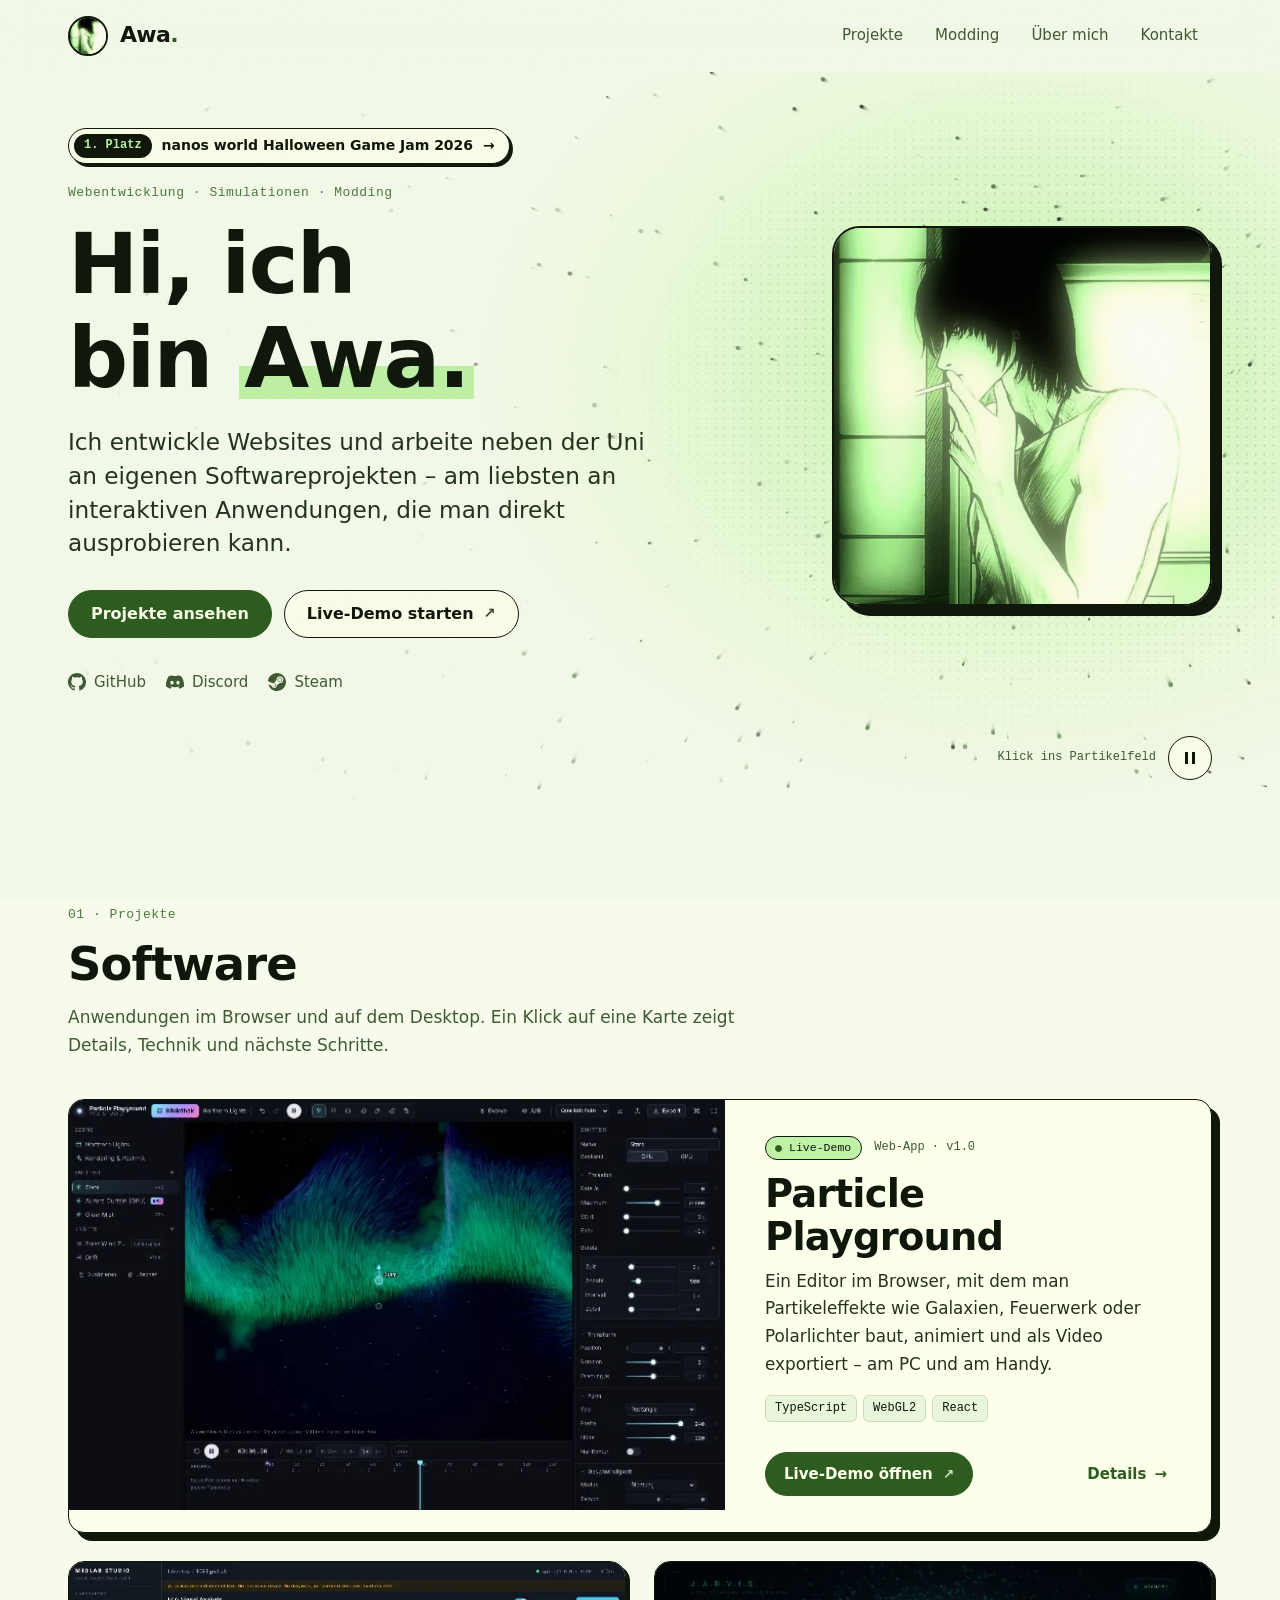
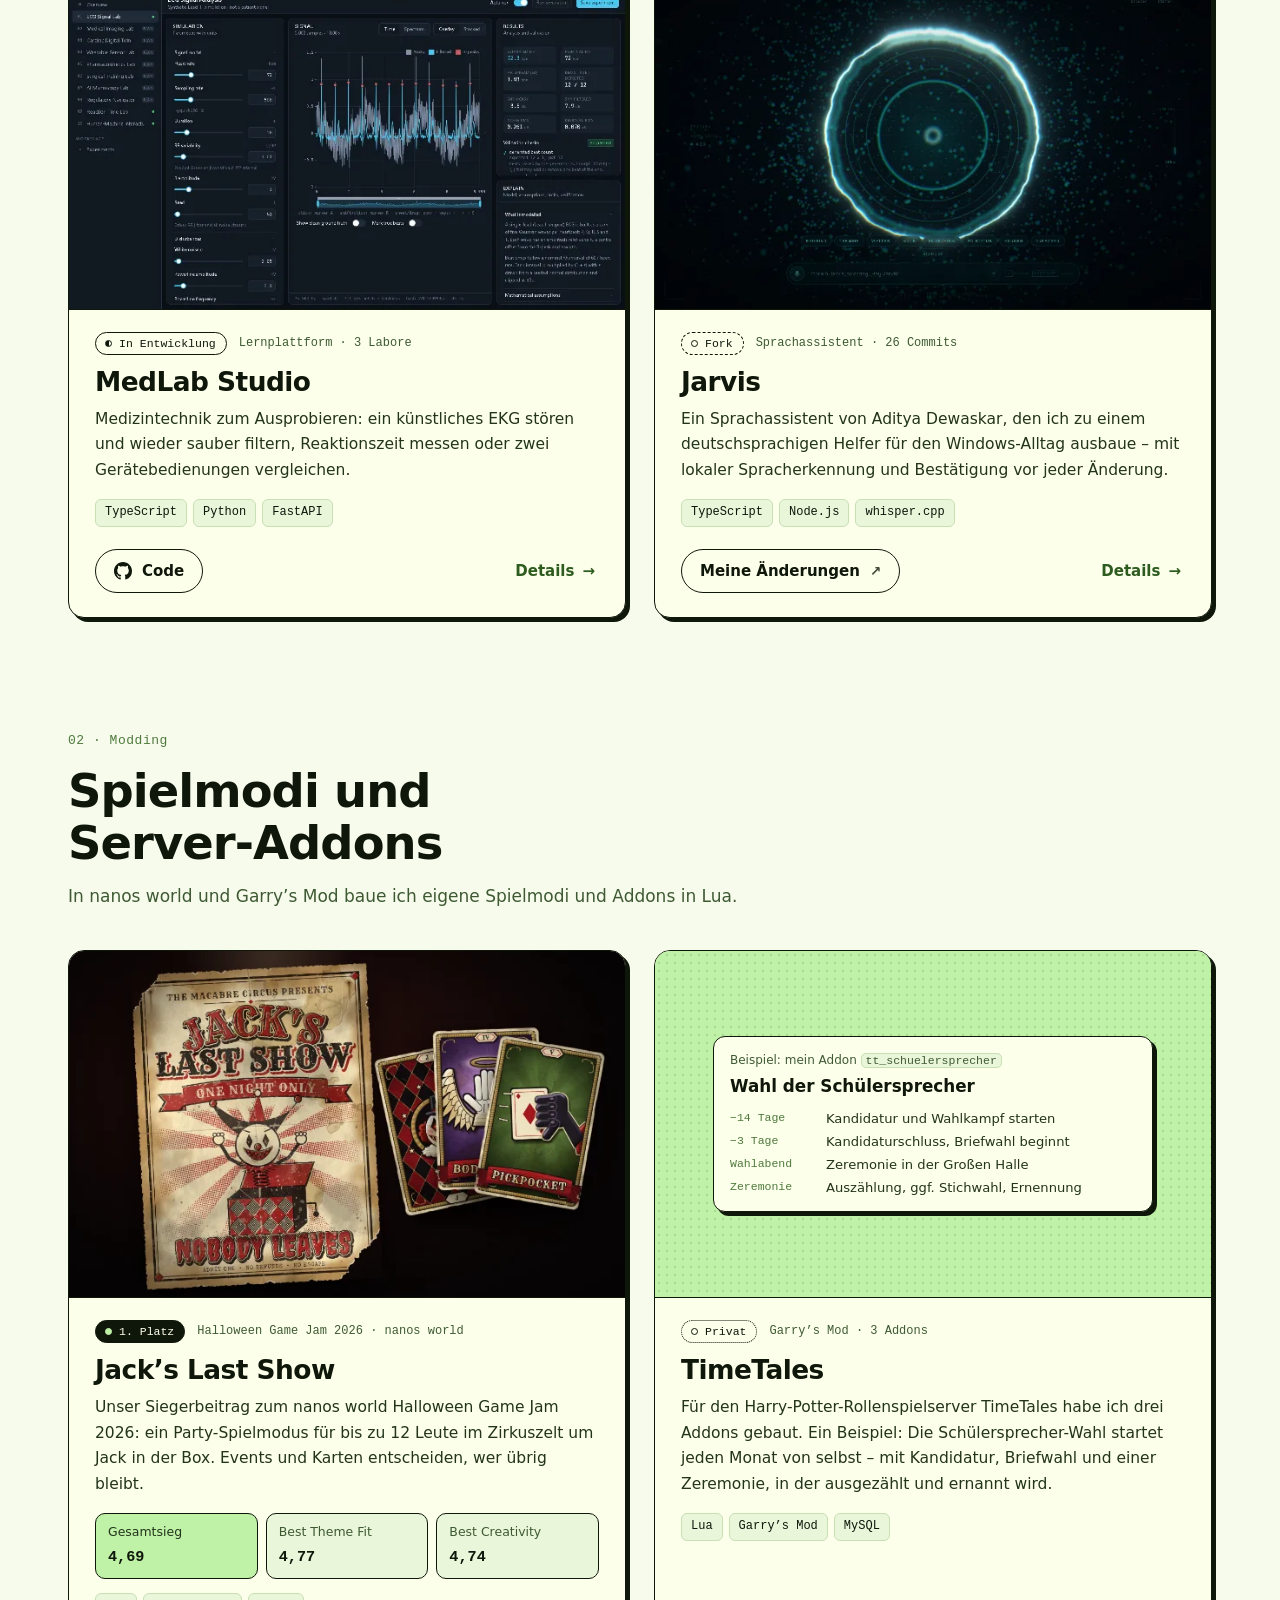
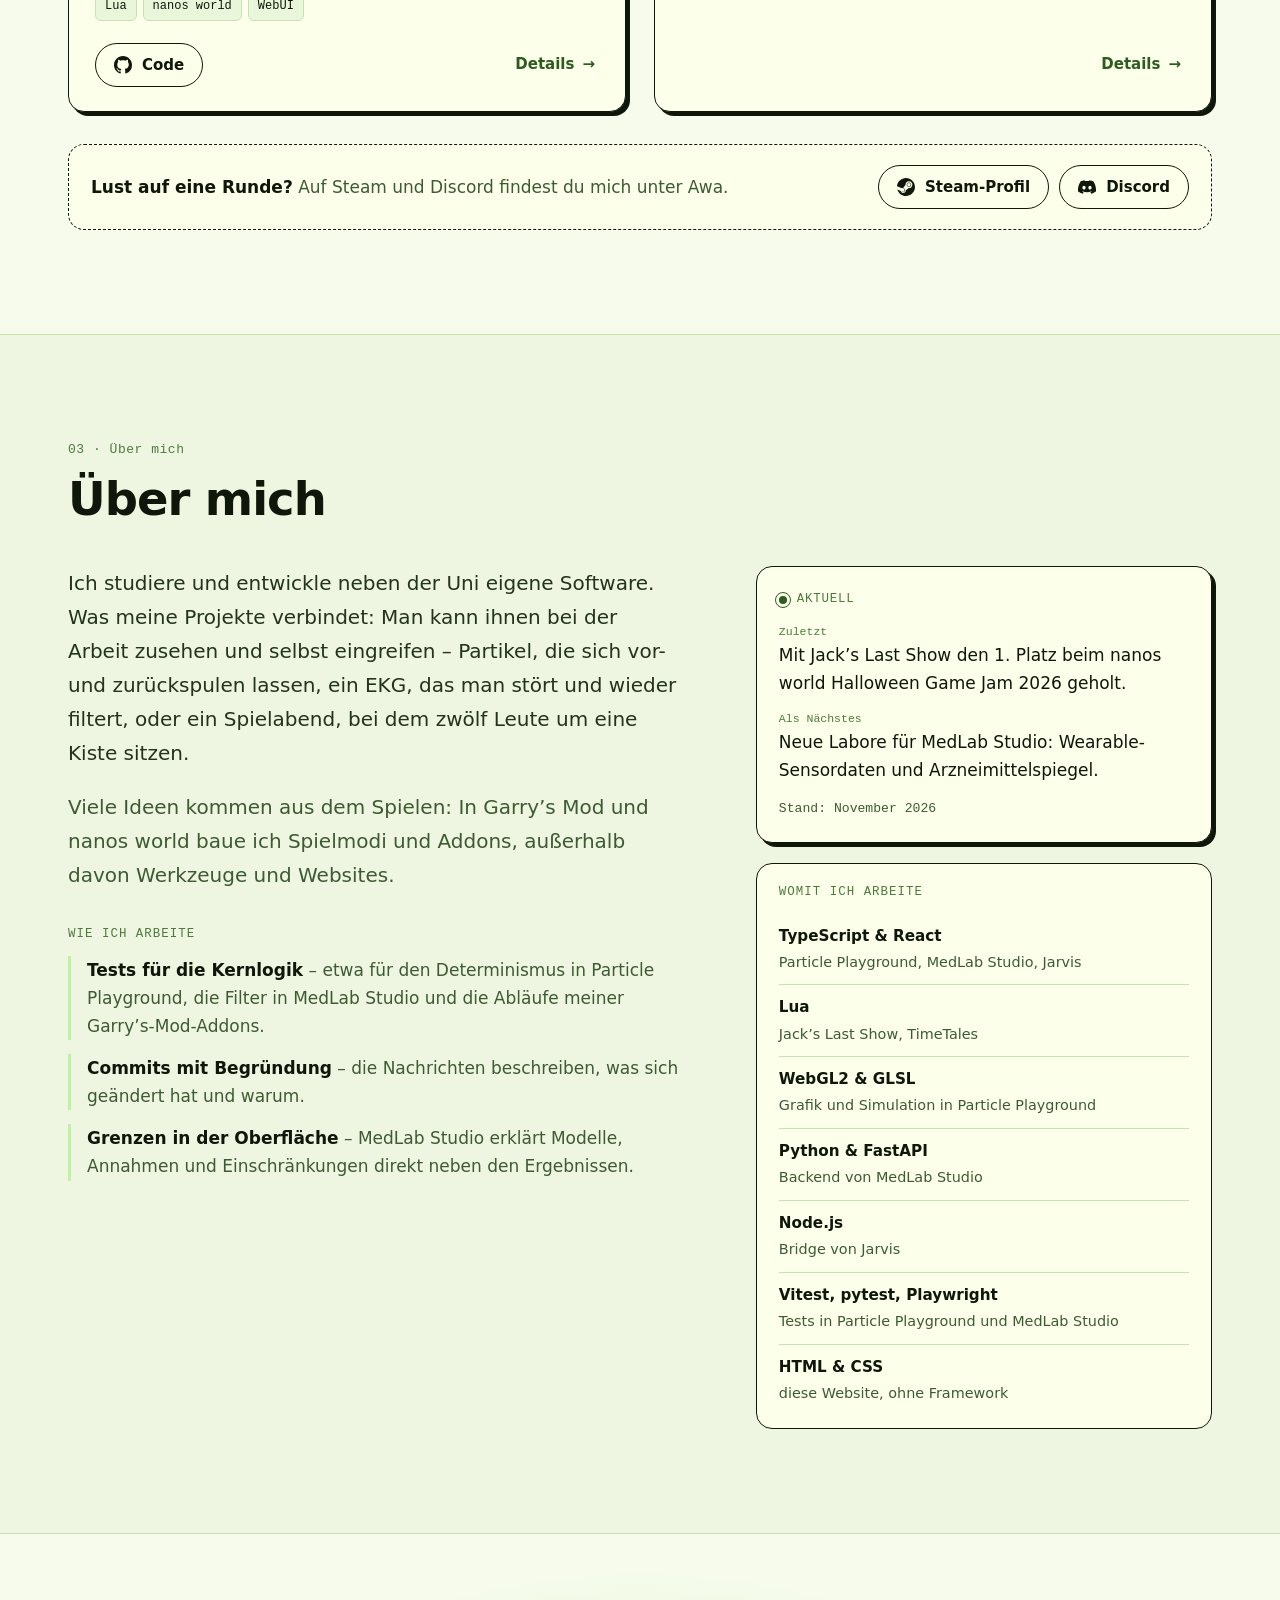
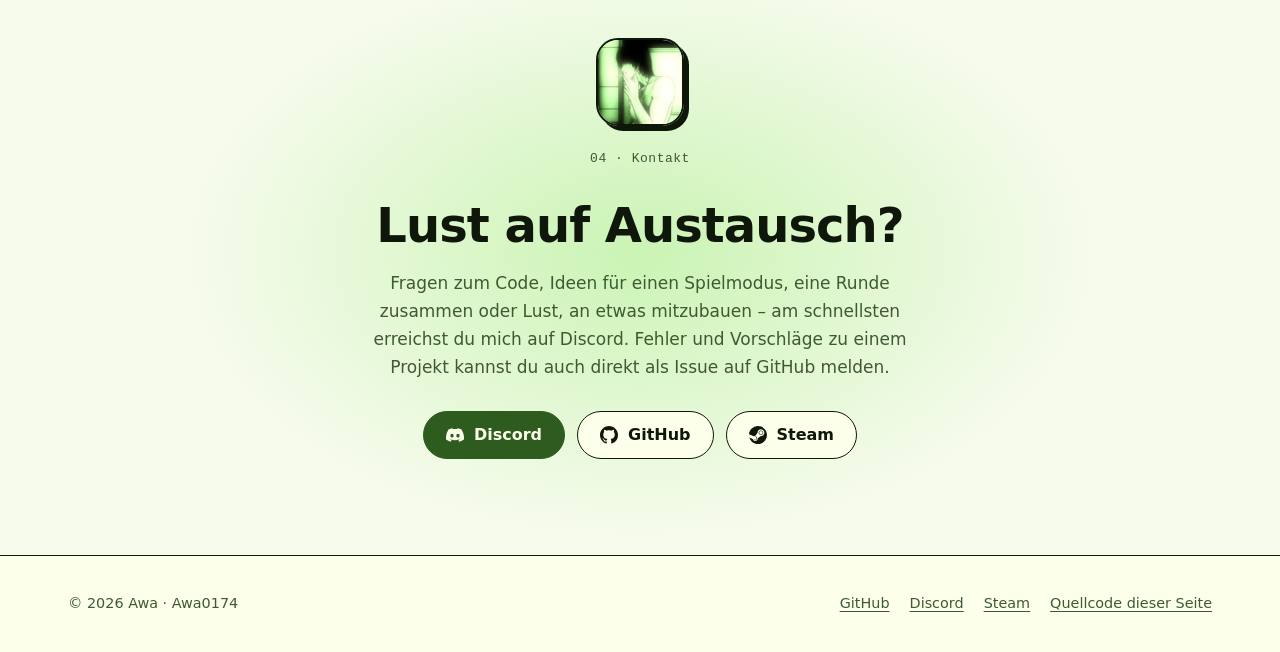
<file: index.html>
<!doctype html>
<html lang="de">
<head>
  <meta charset="utf-8">
  <meta name="viewport" content="width=device-width, initial-scale=1, viewport-fit=cover">
  <title>Awa (Awa0174) – Webentwicklung, Softwareprojekte und Modding</title>
  <meta name="description" content="Portfolio von Awa (Awa0174): interaktive Anwendungen im Browser, eine eigene Partikel-Engine mit Live-Demo, eine Lernplattform für Medizintechnik und Spielmodi in Lua für nanos world und Garry’s Mod – darunter der Sieger des nanos world Halloween Game Jam 2026.">
  <meta name="theme-color" content="#f6fbec">
  <meta name="color-scheme" content="light">
  <link rel="canonical" href="https://awa0174.github.io/">
  <link rel="icon" href="assets/img/favicon-64.png" type="image/png">
  <link rel="apple-touch-icon" href="assets/img/apple-touch-icon.png">

  <meta property="og:type" content="website">
  <meta property="og:locale" content="de_DE">
  <meta property="og:site_name" content="Awa">
  <meta property="og:title" content="Awa (Awa0174) – Webentwicklung, Softwareprojekte und Modding">
  <meta property="og:description" content="Eine Partikel-Engine mit Live-Demo, eine Lernplattform für Medizintechnik, ein Sprachassistent und Spielmodi in Lua.">
  <meta property="og:url" content="https://awa0174.github.io/">
  <meta property="og:image" content="https://awa0174.github.io/assets/img/og-image.png">
  <meta property="og:image:width" content="1200">
  <meta property="og:image:height" content="630">
  <meta property="og:image:alt" content="Awas Signaturbild in hellem Grün neben der Wortmarke „Awa.“">
  <meta name="twitter:card" content="summary_large_image">
  <script type="application/ld+json">
  {
    "@context": "https://schema.org",
    "@type": "Person",
    "name": "Awa",
    "alternateName": "Awa0174",
    "url": "https://awa0174.github.io/",
    "image": "https://awa0174.github.io/assets/img/awa-480.webp",
    "sameAs": ["https://github.com/Awa0174", "https://steamcommunity.com/id/-Awa/"],
    "knowsAbout": ["Webentwicklung", "TypeScript", "WebGL", "Lua", "Simulation"]
  }
  </script>

  <link rel="preload" as="image" href="assets/img/awa-480.webp" type="image/webp">
  <link rel="stylesheet" href="css/style.css">
  <script>document.documentElement.classList.add('js')</script>
  <script src="js/main.js" defer></script>
</head>
<body>
  <a class="skip-link" href="#inhalt">Zum Inhalt springen</a>

  <svg width="0" height="0" style="position:absolute" aria-hidden="true">
    <symbol id="i-github" viewBox="0 0 16 16"><path fill="currentColor" d="M8 0C3.58 0 0 3.58 0 8c0 3.54 2.29 6.53 5.47 7.59.4.07.55-.17.55-.38 0-.19-.01-.82-.01-1.49-2.01.37-2.53-.49-2.69-.94-.09-.23-.48-.94-.82-1.13-.28-.15-.68-.52-.01-.53.63-.01 1.08.58 1.23.82.72 1.21 1.87.87 2.33.66.07-.52.28-.87.51-1.07-1.78-.2-3.64-.89-3.64-3.95 0-.87.31-1.59.82-2.15-.08-.2-.36-1.02.08-2.12 0 0 .67-.21 2.2.82.64-.18 1.32-.27 2-.27.68 0 1.36.09 2 .27 1.53-1.04 2.2-.82 2.2-.82.44 1.1.16 1.92.08 2.12.51.56.82 1.27.82 2.15 0 3.07-1.87 3.75-3.65 3.95.29.25.54.73.54 1.48 0 1.07-.01 1.93-.01 2.2 0 .21.15.46.55.38A8.01 8.01 0 0 0 16 8c0-4.42-3.58-8-8-8Z"/></symbol>
    <symbol id="i-discord" viewBox="0 0 24 24"><path fill="currentColor" d="M20.317 4.37a19.79 19.79 0 0 0-4.885-1.515.074.074 0 0 0-.079.037c-.21.375-.444.865-.608 1.25a18.27 18.27 0 0 0-5.487 0 12.64 12.64 0 0 0-.617-1.25.077.077 0 0 0-.079-.037A19.74 19.74 0 0 0 3.677 4.37a.07.07 0 0 0-.032.027C.533 9.046-.32 13.58.099 18.057a.082.082 0 0 0 .031.057 19.9 19.9 0 0 0 5.993 3.03.078.078 0 0 0 .084-.028c.462-.63.874-1.295 1.226-1.994a.076.076 0 0 0-.041-.106 13.1 13.1 0 0 1-1.872-.892.077.077 0 0 1-.008-.128c.126-.094.252-.192.372-.291a.074.074 0 0 1 .078-.01c3.928 1.793 8.18 1.793 12.062 0a.074.074 0 0 1 .078.01c.12.098.246.198.373.292a.077.077 0 0 1-.006.127 12.3 12.3 0 0 1-1.873.892.077.077 0 0 0-.041.107c.36.698.772 1.362 1.225 1.993a.076.076 0 0 0 .084.028 19.84 19.84 0 0 0 6.002-3.03.077.077 0 0 0 .032-.054c.5-5.177-.838-9.674-3.549-13.66a.061.061 0 0 0-.031-.03ZM8.02 15.33c-1.183 0-2.157-1.085-2.157-2.419 0-1.333.956-2.419 2.157-2.419 1.21 0 2.176 1.096 2.157 2.42 0 1.333-.956 2.418-2.157 2.418Zm7.975 0c-1.183 0-2.157-1.085-2.157-2.419 0-1.333.955-2.419 2.157-2.419 1.21 0 2.176 1.096 2.157 2.42 0 1.333-.946 2.418-2.157 2.418Z"/></symbol>
    <symbol id="i-steam" viewBox="0 0 24 24"><path fill="currentColor" d="M11.979 0C5.678 0 .511 4.86.022 11.037l6.432 2.658a3.387 3.387 0 0 1 1.912-.59c.063 0 .125.004.188.006l2.861-4.142V8.91c0-2.495 2.028-4.524 4.524-4.524 2.494 0 4.524 2.031 4.524 4.527s-2.03 4.525-4.524 4.525h-.105l-4.076 2.911c0 .052.004.105.004.159 0 1.875-1.515 3.396-3.39 3.396-1.635 0-3.016-1.173-3.331-2.727L.436 15.27C1.862 20.307 6.486 24 11.979 24c6.627 0 11.999-5.373 11.999-12S18.605 0 11.979 0ZM7.54 18.21l-1.473-.61c.262.543.714.999 1.314 1.25 1.297.539 2.793-.076 3.332-1.375.263-.63.264-1.319.005-1.949s-.75-1.121-1.377-1.383c-.624-.26-1.29-.249-1.878-.03l1.523.63c.956.4 1.409 1.5 1.009 2.455-.397.957-1.497 1.41-2.454 1.012H7.54Zm11.415-9.303c0-1.662-1.353-3.015-3.015-3.015-1.665 0-3.015 1.353-3.015 3.015 0 1.665 1.35 3.015 3.015 3.015 1.663 0 3.015-1.35 3.015-3.015Zm-5.273-.005c0-1.252 1.013-2.266 2.265-2.266 1.249 0 2.266 1.014 2.266 2.266 0 1.251-1.017 2.265-2.266 2.265-1.253 0-2.265-1.014-2.265-2.265Z"/></symbol>
  </svg>

  <header class="site-header">
    <div class="scroll-progress" aria-hidden="true"></div>
    <div class="container site-header__inner">
      <a class="brand" href="#top" aria-label="Awa – zum Seitenanfang">
        <img class="brand__avatar" src="assets/img/awa-96.webp" width="40" height="40" alt="">
        <span class="brand__name">Awa<span class="dot" aria-hidden="true">.</span></span>
      </a>
      <button class="nav-toggle" type="button" aria-expanded="false" aria-controls="hauptnavigation">
        <span class="nav-toggle__bars" aria-hidden="true"></span>
        <span class="nav-toggle__label">Menü</span>
      </button>
      <nav id="hauptnavigation" class="site-nav" aria-label="Hauptnavigation">
        <ul class="nav">
          <li><a href="#projekte">Projekte</a></li>
          <li><a href="#modding">Modding</a></li>
          <li><a href="#ueber-mich">Über mich</a></li>
          <li><a href="#kontakt">Kontakt</a></li>
        </ul>
      </nav>
    </div>
  </header>

  <main id="inhalt">
    <!-- ============ Einstieg ============ -->
    <section class="hero" id="top" aria-labelledby="hero-title">
      <canvas class="hero__particles" aria-hidden="true"></canvas>
      <div class="container hero__inner">
        <div class="hero__copy">
          <a class="hero__award" href="#jacks-last-show"><span class="hero__award-rank">1. Platz</span><span><span class="hero__award-host">nanos world </span>Halloween Game Jam 2026</span><span class="arrow" aria-hidden="true">→</span></a>
          <p class="eyebrow">Webentwicklung · Simulationen · Modding</p>
          <h1 id="hero-title">Hi, ich bin <span class="glow">Awa.</span></h1>
          <p class="hero__lead">Ich entwickle Websites und arbeite neben der Uni an eigenen Softwareprojekten – am liebsten an interaktiven Anwendungen, die man direkt ausprobieren kann.</p>
          <div class="hero__actions">
            <a class="btn btn--primary" href="#projekte">Projekte ansehen</a>
            <a class="btn btn--ghost" href="https://awa0174.github.io/Particle-Playground/">Live-Demo starten<span class="arrow" aria-hidden="true">↗</span></a>
          </div>
          <ul class="socials" aria-label="Awa im Netz">
            <li><a href="https://github.com/Awa0174"><svg class="icon" aria-hidden="true"><use href="#i-github"/></svg>GitHub</a></li>
            <li><a href="https://discord.com/users/972555021814202468"><svg class="icon" aria-hidden="true"><use href="#i-discord"/></svg>Discord</a></li>
            <li><a href="https://steamcommunity.com/id/-Awa/"><svg class="icon" aria-hidden="true"><use href="#i-steam"/></svg>Steam</a></li>
          </ul>
        </div>
        <figure class="hero__portrait">
          <img src="assets/img/awa-480.webp"
               srcset="assets/img/awa-192.webp 192w, assets/img/awa-480.webp 480w, assets/img/awa-900.webp 900w"
               sizes="(min-width: 960px) 380px, 112px"
               width="480" height="480" fetchpriority="high"
               alt="Awas Signaturbild: eine gezeichnete Figur mit dunklem Haar in hellem, grünem Licht am Fenster.">
        </figure>
      </div>
      <div class="hero__fx container">
        <p class="hero__hint" aria-hidden="true">Klick ins Partikelfeld</p>
        <button class="fx-toggle" type="button" aria-pressed="false" title="Partikel anhalten">
          <span class="fx-toggle__icon" aria-hidden="true"></span>
          <span class="visually-hidden">Partikel anhalten</span>
        </button>
      </div>
    </section>

    <!-- ============ Projekte ============
         Jede Karte (<article class="card">) zeigt das Wichtigste; der volle Text steht im
         <details class="card__details"> darunter. Mit JavaScript öffnet er sich im Seitenpanel,
         ohne JavaScript klappt er direkt in der Karte auf. -->
    <section class="section" id="projekte" aria-labelledby="projekte-title">
      <div class="container">
        <header class="section__head">
          <p class="eyebrow">01 · Projekte</p>
          <h2 id="projekte-title">Software</h2>
          <p class="section__intro">Anwendungen im Browser und auf dem Desktop. Ein Klick auf eine Karte zeigt Details, Technik und nächste Schritte.</p>
        </header>

        <div class="cards">
          <!-- Particle Playground -->
          <article class="card card--featured reveal" id="particle-playground" aria-labelledby="t-particle">
            <div class="card__media">
              <img src="assets/img/particle-northern-1200.webp"
                   srcset="assets/img/particle-northern-640.webp 640w, assets/img/particle-northern-1200.webp 1200w"
                   sizes="(min-width: 960px) 640px, calc(100vw - 32px)"
                   width="1200" height="750" loading="lazy" decoding="async"
                   alt="Editor mit einem grünen Polarlicht aus Partikeln, links die Szene, rechts Regler, unten die Timeline.">
            </div>
            <div class="card__body">
              <p class="card__meta"><span class="status status--live">Live-Demo</span><span>Web-App · v1.0</span></p>
              <h3 class="card__title" id="t-particle">Particle Playground</h3>
              <p class="card__lead">Ein Editor im Browser, mit dem man Partikeleffekte wie Galaxien, Feuerwerk oder Polarlichter baut, animiert und als Video exportiert – am PC und am Handy.</p>
              <ul class="tags" aria-label="Technologien"><li>TypeScript</li><li>WebGL2</li><li>React</li></ul>
              <div class="card__actions">
                <a class="btn btn--primary btn--sm" href="https://awa0174.github.io/Particle-Playground/">Live-Demo öffnen<span class="arrow" aria-hidden="true">↗</span></a>
                <button class="card__open" type="button" data-open="particle-playground">Details <span aria-hidden="true">→</span></button>
              </div>
            </div>
            <details class="card__details">
              <summary>Details, Technik und nächste Schritte</summary>
              <div class="detail" data-detail>
                <p class="detail__role"><strong>Mein Beitrag:</strong> Eigenes Projekt – Partikel-Engine, Grafik-Renderer, Editor und Handy-Layout.</p>
                <div class="detail__links">
                  <a class="btn btn--primary btn--sm" href="https://awa0174.github.io/Particle-Playground/">Live-Demo öffnen<span class="arrow" aria-hidden="true">↗</span></a>
                  <a class="btn btn--ghost btn--sm" href="https://github.com/Awa0174/Particle-Playground"><svg class="icon" aria-hidden="true"><use href="#i-github"/></svg>Code</a>
                  <a class="btn btn--ghost btn--sm" href="https://github.com/Awa0174/Particle-Playground/issues">Feedback geben<span class="arrow" aria-hidden="true">↗</span></a>
                </div>
                <h4>Was es kann</h4>
                <p>Zwölf fertige Effekte, Werkzeuge zum Anziehen, Abstoßen und Malen von Kraftfeldern, Keyframes für jeden Regler, Teilen per Link und Video-Export. Große Schwärme rechnet die Grafikkarte – wie viele Partikel flüssig laufen, hängt vom Gerät ab; eine eingebaute Leistungsanzeige zeigt die echten Werte.</p>
                <h4>Eine technische Entscheidung</h4>
                <dl class="decision">
                  <div><dt>Problem</dt><dd>Die Timeline sollte sich vor- und zurückspulen lassen, ohne dass sich der Effekt verändert.</dd></div>
                  <div><dt>Ansatz</dt><dd>Fester Zeitschritt, Zufall aus einem Seed und gespeicherte Zwischenstände – derselbe Seed ergibt immer dasselbe Bild.</dd></div>
                  <div><dt>Nachteil</dt><dd>Eingriffe mit Maus oder Mikrofon lassen sich nicht wiederholen. Solche Momente werden nicht gespeichert; beim Spulen gilt wieder der reproduzierbare Verlauf.</dd></div>
                  <div><dt>Ergebnis</dt><dd>Tests sichern ab, dass das Ergebnis bei jeder Bildrate gleich bleibt und Zurückspulen exakt denselben Zustand liefert.</dd></div>
                </dl>
                <h4>Als Nächstes</h4>
                <p>Funktionen auf die Grafikkarte bringen, die bisher nur auf dem Prozessor laufen, etwa Unter-Emitter.</p>
                <h4>Technologien</h4>
                <ul class="tags"><li>TypeScript</li><li>React</li><li>WebGL2</li><li>GLSL</li><li>Vite</li><li>Vitest</li></ul>
              </div>
            </details>
          </article>

          <!-- MedLab Studio -->
          <article class="card reveal" id="medlab-studio" aria-labelledby="t-medlab">
            <div class="card__media">
              <img src="assets/img/medlab-ecg-1200.webp"
                   srcset="assets/img/medlab-ecg-640.webp 640w, assets/img/medlab-ecg-1200.webp 1200w"
                   sizes="(min-width: 960px) 560px, calc(100vw - 32px)"
                   width="1200" height="750" loading="lazy" decoding="async"
                   alt="Labor-Oberfläche mit Reglern links, einem verrauschten und einem gefilterten EKG in der Mitte und Messwerten rechts.">
            </div>
            <div class="card__body">
              <p class="card__meta"><span class="status status--wip">In Entwicklung</span><span>Lernplattform · 3 Labore</span></p>
              <h3 class="card__title" id="t-medlab">MedLab Studio</h3>
              <p class="card__lead">Medizintechnik zum Ausprobieren: ein künstliches EKG stören und wieder sauber filtern, Reaktionszeit messen oder zwei Gerätebedienungen vergleichen.</p>
              <ul class="tags" aria-label="Technologien"><li>TypeScript</li><li>Python</li><li>FastAPI</li></ul>
              <div class="card__actions">
                <a class="btn btn--ghost btn--sm" href="https://github.com/Awa0174/MedLab-Studio"><svg class="icon" aria-hidden="true"><use href="#i-github"/></svg>Code</a>
                <button class="card__open" type="button" data-open="medlab-studio">Details <span aria-hidden="true">→</span></button>
              </div>
            </div>
            <details class="card__details">
              <summary>Details, Technik und nächste Schritte</summary>
              <div class="detail" data-detail>
                <p class="detail__role"><strong>Mein Beitrag:</strong> Eigenes Projekt – Konzept, Architektur, Backend, Oberfläche und Tests.</p>
                <div class="detail__links">
                  <a class="btn btn--ghost btn--sm" href="https://github.com/Awa0174/MedLab-Studio"><svg class="icon" aria-hidden="true"><use href="#i-github"/></svg>Code</a>
                </div>
                <p class="detail__note">Kein Medizinprodukt – alle Signale sind synthetisch. Läuft lokal mit eigenem Backend, daher ohne öffentliche Demo; die Startanleitung steht im README.</p>
                <h4>Die drei Labore</h4>
                <ul class="ticks">
                  <li><strong>EKG:</strong> Signal erzeugen, stören, filtern, Herzschläge erkennen und mit den bekannten Referenzwerten vergleichen</li>
                  <li><strong>Reaktionszeit:</strong> im Browser messen, inklusive Abschätzung der Messungenauigkeit</li>
                  <li><strong>Bedienung:</strong> zwei Oberflächen einer simulierten Infusionspumpe im Vergleich – welche führt zu weniger Fehlern?</li>
                </ul>
                <h4>Eine technische Entscheidung</h4>
                <dl class="decision">
                  <div><dt>Problem</dt><dd>Ergebnisse sollen sich später exakt wiederholen und überprüfen lassen.</dd></div>
                  <div><dt>Ansatz</dt><dd>Jedes Experiment speichert Modellversion, Parameter mit Einheiten, Seed und eine Prüfsumme des Ergebnisses.</dd></div>
                  <div><dt>Nachteil</dt><dd>Bei gemessenen Experimenten müssen die Rohdaten mitgespeichert werden, damit das Backend sie neu auswerten kann.</dd></div>
                  <div><dt>Ergebnis</dt><dd>Ein gespeichertes Experiment lässt sich jederzeit neu berechnen; die Prüfsumme zeigt, ob dasselbe herauskommt.</dd></div>
                </dl>
                <h4>Als Nächstes</h4>
                <p>Ein Labor für Sensordaten von Wearables und eines für Arzneimittelspiegel im Körper.</p>
                <h4>Technologien</h4>
                <ul class="tags"><li>TypeScript</li><li>React</li><li>Tailwind CSS</li><li>ECharts</li><li>Python</li><li>FastAPI</li><li>NumPy/SciPy</li><li>SQLite</li><li>pytest</li><li>Playwright</li></ul>
              </div>
            </details>
          </article>

          <!-- Jarvis -->
          <article class="card reveal" id="jarvis" aria-labelledby="t-jarvis">
            <div class="card__media">
              <img src="assets/img/jarvis-boot-1200.webp"
                   srcset="assets/img/jarvis-boot-640.webp 640w, assets/img/jarvis-boot-1200.webp 1200w"
                   sizes="(min-width: 960px) 560px, calc(100vw - 32px)"
                   width="1200" height="750" loading="lazy" decoding="async"
                   alt="Jarvis im Standby: ein leuchtender türkiser Ring in einem Partikelfeld, darunter eine Befehlsleiste.">
            </div>
            <div class="card__body">
              <p class="card__meta"><span class="status status--fork">Fork</span><span>Sprachassistent · 26 Commits</span></p>
              <h3 class="card__title" id="t-jarvis">Jarvis</h3>
              <p class="card__lead">Ein Sprachassistent von Aditya Dewaskar, den ich zu einem deutschsprachigen Helfer für den Windows-Alltag ausbaue – mit lokaler Spracherkennung und Bestätigung vor jeder Änderung.</p>
              <ul class="tags" aria-label="Technologien"><li>TypeScript</li><li>Node.js</li><li>whisper.cpp</li></ul>
              <div class="card__actions">
                <a class="btn btn--ghost btn--sm" href="https://github.com/adewaskar/jarvis/compare/main...Awa0174:jarvis:feat/windows-setup">Meine Änderungen<span class="arrow" aria-hidden="true">↗</span></a>
                <button class="card__open" type="button" data-open="jarvis">Details <span aria-hidden="true">→</span></button>
              </div>
            </div>
            <details class="card__details">
              <summary>Details, Technik und nächste Schritte</summary>
              <div class="detail" data-detail>
                <p class="detail__role"><strong>Mein Beitrag:</strong> 26 Commits auf einem Fork von <a href="https://github.com/adewaskar/jarvis">Aditya Dewaskars Jarvis</a>, der Claude Code als „Gehirn“ nutzt. Die Ring-Oberfläche stammt aus dem Original.</p>
                <div class="detail__links">
                  <a class="btn btn--ghost btn--sm" href="https://github.com/adewaskar/jarvis/compare/main...Awa0174:jarvis:feat/windows-setup">Meine Änderungen<span class="arrow" aria-hidden="true">↗</span></a>
                  <a class="btn btn--ghost btn--sm" href="https://github.com/Awa0174/jarvis/tree/feat/windows-setup"><svg class="icon" aria-hidden="true"><use href="#i-github"/></svg>Fork</a>
                  <a class="btn btn--ghost btn--sm" href="https://github.com/adewaskar/jarvis">Original<span class="arrow" aria-hidden="true">↗</span></a>
                </div>
                <p class="detail__note">Läuft lokal mit Mikrofon und einem Claude-Code-Zugang, daher ohne öffentliche Demo.</p>
                <h4>Von mir stammt</h4>
                <ul class="ticks">
                  <li>Windows-Setup und Deutsch für Spracherkennung, Stimme und Persona</li>
                  <li>Lokale Spracherkennung (whisper.cpp) und lokale Stimme (Piper)</li>
                  <li>Eine Bestätigung vor jeder Aktion, die etwas verändert</li>
                  <li>Ein Router, der je nach Aufgabe ein passendes Modell wählt, und ein Gedächtnis über Sitzungen hinweg</li>
                  <li>Kalender, Erinnerungen, Wetter, Morgenbriefing und E-Mails (nur lesend)</li>
                  <li>Gameserver-Verwaltung: Status und Logs frei, Befehle nur nach Bestätigung</li>
                  <li>Recherche und Angebotsentwürfe – Jarvis sammelt, kontaktiert aber niemanden selbst</li>
                  <li>Eine Befehlsleiste und Statusanzeigen unter dem Ring</li>
                </ul>
                <h4>Eine technische Entscheidung</h4>
                <dl class="decision">
                  <div><dt>Problem</dt><dd>Ein Assistent, der Befehle ausführt, darf nichts ungefragt verändern.</dd></div>
                  <div><dt>Ansatz</dt><dd>Jede verändernde Aktion braucht eine eigene Bestätigung; reine Lesebefehle laufen ohne Rückfrage.</dd></div>
                  <div><dt>Nachteil</dt><dd>Aufgaben mit vielen Schritten brauchen mehr Klicks.</dd></div>
                  <div><dt>Ergebnis</dt><dd>Kalender, Mails und Server lassen sich abfragen, ohne dass Jarvis dabei etwas ändert.</dd></div>
                </dl>
                <h4>Technologien</h4>
                <ul class="tags"><li>TypeScript</li><li>React</li><li>Node.js</li><li>Claude Agent SDK</li><li>whisper.cpp</li><li>Piper</li></ul>
              </div>
            </details>
          </article>
        </div>

        <!-- ============ Modding ============ -->
        <header class="section__head section__head--sub" id="modding">
          <p class="eyebrow">02 · Modding</p>
          <h2>Spielmodi und Server-Addons</h2>
          <p class="section__intro">In nanos world und Garry’s Mod baue ich eigene Spielmodi und Addons in Lua.</p>
        </header>

        <div class="cards cards--modding">
          <!-- Jack's Last Show -->
          <article class="card reveal" id="jacks-last-show" aria-labelledby="t-jack">
            <div class="card__media">
              <img src="assets/img/jacks-last-show-1200.webp"
                   srcset="assets/img/jacks-last-show-640.webp 640w, assets/img/jacks-last-show-1200.webp 1200w"
                   sizes="(min-width: 960px) 560px, calc(100vw - 32px)"
                   width="1200" height="750" loading="lazy" decoding="async"
                   alt="Plakat „Jack’s Last Show – Nobody Leaves“ mit einem grinsenden Clown im Springteufel-Kasten, daneben drei Spielkarten.">
            </div>
            <div class="card__body">
              <p class="card__meta"><span class="status status--jam">1. Platz</span><span>Halloween Game Jam 2026 · nanos world</span></p>
              <h3 class="card__title" id="t-jack">Jack’s Last Show</h3>
              <p class="card__lead">Unser Siegerbeitrag zum nanos world Halloween Game Jam 2026: ein Party-Spielmodus für bis zu 12 Leute im Zirkuszelt um Jack in der Box. Events und Karten entscheiden, wer übrig bleibt.</p>
              <ul class="awards" aria-label="Wertungen beim Game Jam">
                <li class="awards__top"><span>Gesamtsieg</span><strong>4,69</strong></li>
                <li><span>Best Theme Fit</span><strong>4,77</strong></li>
                <li><span>Best Creativity</span><strong>4,74</strong></li>
              </ul>
              <ul class="tags" aria-label="Technologien"><li>Lua</li><li>nanos world</li><li>WebUI</li></ul>
              <div class="card__actions">
                <a class="btn btn--ghost btn--sm" href="https://github.com/Awa0174/NanosworldgameJam"><svg class="icon" aria-hidden="true"><use href="#i-github"/></svg>Code</a>
                <button class="card__open" type="button" data-open="jacks-last-show">Details <span aria-hidden="true">→</span></button>
              </div>
            </div>
            <details class="card__details">
              <summary>Details, Technik und nächste Schritte</summary>
              <div class="detail" data-detail>
                <p class="detail__role"><strong>Mein Beitrag:</strong> Eigenes Jam-Projekt – Spielidee, Server- und Client-Code, Oberfläche, Plakat, Karten und Sounds.</p>
                <div class="detail__links">
                  <a class="btn btn--ghost btn--sm" href="https://github.com/Awa0174/NanosworldgameJam"><svg class="icon" aria-hidden="true"><use href="#i-github"/></svg>Code</a>
                  <a class="btn btn--ghost btn--sm" href="https://github.com/Awa0174/NanosworldgameJam#installation-auf-dem-server">Auf eigenem Server spielen<span class="arrow" aria-hidden="true">↗</span></a>
                  <a class="btn btn--ghost btn--sm" href="https://nanos-world.com/game-jams/halloween-2026">Ergebnisse des Game Jams<span class="arrow" aria-hidden="true">↗</span></a>
                </div>
                <h4>Auszeichnung</h4>
                <p>Beim nanos world Halloween Game Jam 2026 haben wir als Team TimeTales mit diesem Spielmodus (eingereicht als „Death in the Box“) den <strong>1. Platz</strong> geholt: 4,69 in der Gesamtwertung nach dem öffentlichen Playtest-Wochenende. Dazu kamen die Sonderpreise <strong>Best Theme Fit</strong> (4,77) und <strong>Best Creativity</strong> (4,74). Die Ergebnisse wurden am 4. November 2026 <a href="https://nanos-world.com/game-jams/halloween-2026">auf der Jam-Seite</a> verkündet.</p>
                <h4>So läuft eine Show</h4>
                <p>Ein Server fasst 12 Spieler. Es gibt zwei Zirkuszelte mit je 8 Plätzen; freie Plätze besetzen Bots. Wer später dazukommt, übernimmt zur nächsten Runde einen Bot-Platz. Eine Show dauert etwa fünf Minuten – mit acht Events, Spielkarten, einem Duell als Finale und 94 vertonten Sätzen von Jack (Piper TTS). Wer allein joint, spielt nach 20 Sekunden mit Bots.</p>
                <h4>Ein gelöster Fehler</h4>
                <p>Angehängte 3D-Teile von Jack sprangen in den Drehpunkt – Gesicht und Kiste fielen auseinander. Eine Diagnose im Spiel zeigte: Die Engine (nanos 1.159) hält beim Anhängen die Lage nicht ein. Seitdem setzt eine eigene Funktion die relative Lage selbst.</p>
                <h4>Als Nächstes</h4>
                <p>Stimme, Kamera und Licht im Finale feinjustieren, danach eigene 3D-Modelle über das nanos world ADK in Unreal Engine.</p>
                <h4>Technologien</h4>
                <ul class="tags"><li>Lua</li><li>nanos world</li><li>HTML/CSS/JS</li><li>Piper TTS</li></ul>
              </div>
            </details>
          </article>

          <!-- TimeTales -->
          <article class="card reveal" id="timetales" aria-labelledby="t-timetales">
            <div class="card__media card__media--example">
              <div class="example">
                <p class="example__kicker">Beispiel: mein Addon <code>tt_schuelersprecher</code></p>
                <p class="example__title">Wahl der Schülersprecher</p>
                <ol class="example__steps">
                  <li><span>−14 Tage</span>Kandidatur und Wahlkampf starten</li>
                  <li><span>−3 Tage</span>Kandidaturschluss, Briefwahl beginnt</li>
                  <li><span>Wahlabend</span>Zeremonie in der Großen Halle</li>
                  <li><span>Zeremonie</span>Auszählung, ggf. Stichwahl, Ernennung</li>
                </ol>
              </div>
            </div>
            <div class="card__body">
              <p class="card__meta"><span class="status status--gmod">Privat</span><span>Garry’s Mod · 3 Addons</span></p>
              <h3 class="card__title" id="t-timetales">TimeTales</h3>
              <p class="card__lead">Für den Harry-Potter-Rollenspielserver TimeTales habe ich drei Addons gebaut. Ein Beispiel: Die Schülersprecher-Wahl startet jeden Monat von selbst – mit Kandidatur, Briefwahl und einer Zeremonie, in der ausgezählt und ernannt wird.</p>
              <ul class="tags" aria-label="Technologien"><li>Lua</li><li>Garry’s Mod</li><li>MySQL</li></ul>
              <div class="card__actions">
                <button class="card__open" type="button" data-open="timetales">Details <span aria-hidden="true">→</span></button>
              </div>
            </div>
            <details class="card__details">
              <summary>Details, Technik und nächste Schritte</summary>
              <div class="detail" data-detail>
                <p class="detail__role"><strong>Mein Beitrag:</strong> drei eigene Addons und Anpassungen an Quests, F4-Menü und Scoreboard.</p>
                <p class="detail__note">Der Code gehört zum Server und bleibt deshalb privat.</p>
                <h4>Meine Addons</h4>
                <ul class="ticks">
                  <li><strong>Alte Runen:</strong> ein Wahlfach mit 24 Runen, Runenpult und Werkbänken im Klassenraum</li>
                  <li><strong>Schülersprecher-Wahl:</strong> läuft jeden Monat von selbst – Kandidatur, Briefwahl, Stichwahl und Zeremonie in der Großen Halle</li>
                  <li><strong>Gathering:</strong> Erzadern und Pflanzen mit Abbau und Ernte, die nachwachsen – auch über Serverneustarts hinweg, mit Toolgun-Editor</li>
                </ul>
                <h4>Wie ich teste</h4>
                <p>Für die Wahl und die Alten Runen gibt es Testskripte, die die benötigten Garry’s-Mod-Funktionen in Lua 5.4 nachbilden. So prüfe ich Abläufe wie Fristen und Auszählung ohne laufenden Server; was dort nicht abbildbar ist, gehe ich anschließend im Spiel anhand einer Testliste durch.</p>
                <h4>Technologien</h4>
                <ul class="tags"><li>Lua</li><li>Garry’s Mod</li><li>DarkRP</li><li>MySQL</li></ul>
              </div>
            </details>
          </article>
        </div>

        <div class="playwith reveal">
          <p><strong>Lust auf eine Runde?</strong> Auf Steam und Discord findest du mich unter Awa.</p>
          <div class="playwith__links">
            <a class="btn btn--ghost btn--sm" href="https://steamcommunity.com/id/-Awa/"><svg class="icon" aria-hidden="true"><use href="#i-steam"/></svg>Steam-Profil</a>
            <a class="btn btn--ghost btn--sm" href="https://discord.com/users/972555021814202468"><svg class="icon" aria-hidden="true"><use href="#i-discord"/></svg>Discord</a>
          </div>
        </div>
      </div>
    </section>

    <!-- ============ Über mich ============ -->
    <section class="section section--alt" id="ueber-mich" aria-labelledby="ueber-title">
      <div class="container">
        <header class="section__head">
          <p class="eyebrow">03 · Über mich</p>
          <h2 id="ueber-title">Über mich</h2>
        </header>
        <div class="about">
          <div class="about__main reveal">
            <div class="about__text">
              <p>Ich studiere und entwickle neben der Uni eigene Software. Was meine Projekte verbindet: Man kann ihnen bei der Arbeit zusehen und selbst eingreifen – Partikel, die sich vor- und zurückspulen lassen, ein EKG, das man stört und wieder filtert, oder ein Spielabend, bei dem zwölf Leute um eine Kiste sitzen.</p>
              <p>Viele Ideen kommen aus dem Spielen: In Garry’s Mod und nanos world baue ich Spielmodi und Addons, außerhalb davon Werkzeuge und Websites.</p>
            </div>

            <h3 class="about__sub">Wie ich arbeite</h3>
            <ul class="ways">
              <li><strong>Tests für die Kernlogik</strong> – etwa für den Determinismus in Particle Playground, die Filter in MedLab Studio und die Abläufe meiner Garry’s-Mod-Addons.</li>
              <li><strong>Commits mit Begründung</strong> – die Nachrichten beschreiben, was sich geändert hat und warum.</li>
              <li><strong>Grenzen in der Oberfläche</strong> – MedLab Studio erklärt Modelle, Annahmen und Einschränkungen direkt neben den Ergebnissen.</li>
            </ul>
          </div>

          <div class="about__side">
            <aside class="now reveal" aria-labelledby="now-title">
              <p class="now__label"><span class="pulse" aria-hidden="true"></span><span id="now-title">Aktuell</span></p>
              <ul class="now__list">
                <li><span>Zuletzt</span> Mit Jack’s Last Show den 1. Platz beim nanos world Halloween Game Jam 2026 geholt.</li>
                <li><span>Als Nächstes</span> Neue Labore für MedLab Studio: Wearable-Sensordaten und Arzneimittelspiegel.</li>
              </ul>
              <p class="now__date">Stand: <time datetime="2026-11">November 2026</time></p>
            </aside>

            <div class="stack reveal" aria-labelledby="stack-title">
              <h3 class="about__sub" id="stack-title">Womit ich arbeite</h3>
              <dl class="stack__list">
                <div><dt>TypeScript &amp; React</dt><dd>Particle Playground, MedLab Studio, Jarvis</dd></div>
                <div><dt>Lua</dt><dd>Jack’s Last Show, TimeTales</dd></div>
                <div><dt>WebGL2 &amp; GLSL</dt><dd>Grafik und Simulation in Particle Playground</dd></div>
                <div><dt>Python &amp; FastAPI</dt><dd>Backend von MedLab Studio</dd></div>
                <div><dt>Node.js</dt><dd>Bridge von Jarvis</dd></div>
                <div><dt>Vitest, pytest, Playwright</dt><dd>Tests in Particle Playground und MedLab Studio</dd></div>
                <div><dt>HTML &amp; CSS</dt><dd>diese Website, ohne Framework</dd></div>
              </dl>
            </div>
          </div>
        </div>
      </div>
    </section>

    <!-- ============ Kontakt ============ -->
    <section class="section section--contact" id="kontakt" aria-labelledby="kontakt-title">
      <div class="container contact reveal">
        <img class="contact__avatar" src="assets/img/awa-192.webp" width="96" height="96" alt="" loading="lazy">
        <p class="eyebrow">04 · Kontakt</p>
        <h2 id="kontakt-title">Lust auf Austausch?</h2>
        <p>Fragen zum Code, Ideen für einen Spielmodus, eine Runde zusammen oder Lust, an etwas mitzubauen – am schnellsten erreichst du mich auf Discord. Fehler und Vorschläge zu einem Projekt kannst du auch direkt als Issue auf GitHub melden.</p>
        <div class="contact__links">
          <a class="btn btn--primary" href="https://discord.com/users/972555021814202468"><svg class="icon" aria-hidden="true"><use href="#i-discord"/></svg>Discord</a>
          <a class="btn btn--ghost" href="https://github.com/Awa0174"><svg class="icon" aria-hidden="true"><use href="#i-github"/></svg>GitHub</a>
          <a class="btn btn--ghost" href="https://steamcommunity.com/id/-Awa/"><svg class="icon" aria-hidden="true"><use href="#i-steam"/></svg>Steam</a>
        </div>
      </div>
    </section>
  </main>

  <!-- Seitenpanel für Projektdetails (wird per JavaScript befüllt) -->
  <dialog class="drawer" aria-labelledby="drawer-title">
    <div class="drawer__bar">
      <button class="drawer__nav" type="button" data-step="-1" aria-label="Vorheriges Projekt"><span aria-hidden="true">←</span></button>
      <span class="drawer__count" aria-live="polite"></span>
      <button class="drawer__nav" type="button" data-step="1" aria-label="Nächstes Projekt"><span aria-hidden="true">→</span></button>
      <button class="drawer__close" type="button">Schließen <span aria-hidden="true">✕</span></button>
    </div>
    <div class="drawer__scroll">
      <div class="drawer__media"></div>
      <div class="drawer__content">
        <p class="card__meta drawer__meta"></p>
        <h2 class="drawer__title" id="drawer-title"></h2>
        <p class="drawer__lead"></p>
        <div class="drawer__detail detail"></div>
      </div>
    </div>
  </dialog>

  <!-- Vergrößerte Screenshots -->
  <dialog class="lightbox" aria-label="Screenshot vergrößert">
    <form method="dialog">
      <button class="lightbox__close" type="submit">Schließen <span aria-hidden="true">✕</span></button>
    </form>
    <img class="lightbox__img" alt="">
    <p class="lightbox__caption"></p>
  </dialog>

  <footer class="site-footer">
    <div class="container site-footer__inner">
      <p>© <span data-year>2026</span> Awa · Awa0174</p>
      <ul class="footer-links">
        <li><a href="https://github.com/Awa0174">GitHub</a></li>
        <li><a href="https://discord.com/users/972555021814202468">Discord</a></li>
        <li><a href="https://steamcommunity.com/id/-Awa/">Steam</a></li>
        <li><a href="https://github.com/Awa0174/Awa0174.github.io">Quellcode dieser Seite</a></li>
      </ul>
    </div>
  </footer>
</body>
</html>
</file>
<file: css/style.css>
/* ==========================================================================
   Awa – Portfolio · Farbschema „Fensterlicht“
   Abgeleitet aus dem Signaturbild: 59 % helles Grün bis Cremeweiß (Fensterlicht),
   dazu tintenschwarze Linien wie in einer Manga-Zeichnung.
   ========================================================================== */

:root {
  --paper: #f6fbec;        /* Seitenhintergrund */
  --paper-2: #eef6e2;      /* abgesetzte Abschnitte */
  --card: #fcffea;         /* Karten, Panel */
  --card-2: #e9f6da;       /* Tags, Flächen in Karten */
  --line: #c9dfb4;         /* feine Linien */
  --ink: #0f170b;          /* Text, Kartenrahmen */
  --ink-soft: #23331c;     /* Fließtext */
  --muted: #3f5a33;        /* Nebentext */
  --label: #4f7a3d;        /* kleine Beschriftungen */
  --accent: #2e5c1f;       /* Links, Buttons */
  --accent-strong: #1f4415;
  --on-accent: #fcffea;
  --highlight: #bff2a6;    /* Leuchtgrün aus dem Bild: Markierungen, Live-Status */
  --light: #e3fdc9;        /* Hover-Flächen */
  --accent-soft: rgba(46, 92, 31, 0.08);

  --font-sans: "Segoe UI Variable Text", "Segoe UI", system-ui, -apple-system, "Helvetica Neue", Roboto, Arial, sans-serif;
  --font-display: "Segoe UI Variable Display", "Segoe UI", system-ui, -apple-system, "Helvetica Neue", Roboto, Arial, sans-serif;
  --font-mono: ui-monospace, "Cascadia Code", "SF Mono", "JetBrains Mono", Menlo, Consolas, monospace;

  --radius: 16px;
  --radius-sm: 10px;
  --gutter: 16px;
  --header-h: 64px;
  --ease: cubic-bezier(0.2, 0.7, 0.2, 1);
}

@media (min-width: 640px) {
  :root { --gutter: 28px; --header-h: 72px; }
}

/* ---------- Basis ---------- */

*, *::before, *::after { box-sizing: border-box; }

html {
  scroll-behavior: smooth;
  scroll-padding-top: calc(var(--header-h) + 16px);
  -webkit-text-size-adjust: 100%;
  background: var(--paper);
}
html.is-locked { overflow: hidden; }

body {
  margin: 0;
  background: var(--paper);
  color: var(--ink);
  font-family: var(--font-sans);
  font-size: 1rem;
  line-height: 1.65;
  text-rendering: optimizeLegibility;
  -webkit-font-smoothing: antialiased;
  overflow-x: hidden;
}
@media (min-width: 640px) {
  body { font-size: 1.0625rem; }
}

/* Feines Papierkorn */
body::after {
  content: "";
  position: fixed;
  inset: 0;
  z-index: 200;
  pointer-events: none;
  opacity: 0.06;
  background-image: url("data:image/svg+xml,%3Csvg xmlns='http://www.w3.org/2000/svg' width='160' height='160'%3E%3Cfilter id='n'%3E%3CfeTurbulence type='fractalNoise' baseFrequency='.9' numOctaves='2' stitchTiles='stitch'/%3E%3CfeColorMatrix values='0 0 0 0 0.06 0 0 0 0 0.09 0 0 0 0 0.04 0 0 0 .7 0'/%3E%3C/filter%3E%3Crect width='100%25' height='100%25' filter='url(%23n)'/%3E%3C/svg%3E");
}

img { display: block; max-width: 100%; height: auto; }

h1, h2, h3, h4 {
  font-family: var(--font-display);
  line-height: 1.12;
  letter-spacing: -0.02em;
  margin: 0;
  text-wrap: balance;
  color: var(--ink);
}

p { margin: 0 0 1em; }
p:last-child { margin-bottom: 0; }

a {
  color: var(--accent);
  text-decoration-thickness: 1px;
  text-underline-offset: 3px;
}
a:hover { color: var(--accent-strong); }

code {
  font-family: var(--font-mono);
  font-size: 0.92em;
  padding: 1px 6px;
  border-radius: 5px;
  background: var(--card-2);
  border: 1px solid var(--line);
}

:focus-visible {
  outline: 2px solid var(--accent);
  outline-offset: 3px;
  border-radius: 6px;
}

::selection { background: var(--highlight); color: var(--ink); }

.container {
  width: 100%;
  max-width: 1200px;
  margin-inline: auto;
  padding-inline: max(var(--gutter), env(safe-area-inset-left)) max(var(--gutter), env(safe-area-inset-right));
}

.visually-hidden {
  position: absolute;
  width: 1px;
  height: 1px;
  padding: 0;
  margin: -1px;
  overflow: hidden;
  clip: rect(0, 0, 0, 0);
  white-space: nowrap;
  border: 0;
}

.skip-link {
  position: absolute;
  left: var(--gutter);
  top: -100px;
  z-index: 300;
  padding: 10px 16px;
  background: var(--ink);
  color: var(--card);
  font-weight: 600;
  border-radius: var(--radius-sm);
  text-decoration: none;
}
.skip-link:focus { top: 12px; color: var(--card); }

.eyebrow {
  font-family: var(--font-mono);
  font-size: 0.8125rem;
  letter-spacing: 0.04em;
  color: var(--label);
  margin-bottom: 14px;
}

.icon { width: 18px; height: 18px; flex: none; }

/* ---------- Schaltflächen ---------- */

.btn {
  display: inline-flex;
  align-items: center;
  justify-content: center;
  gap: 10px;
  min-height: 48px;
  padding: 12px 22px;
  border-radius: 999px;
  border: 1.5px solid transparent;
  font: inherit;
  font-weight: 600;
  font-size: 1rem;
  line-height: 1.2;
  text-decoration: none;
  cursor: pointer;
  transition: transform 0.2s var(--ease), background-color 0.2s, border-color 0.2s, color 0.2s, box-shadow 0.2s;
}
.btn:active { transform: translateY(1px); }
.btn--primary { background: var(--accent); color: var(--on-accent); border-color: var(--accent); }
.btn--primary:hover { background: var(--accent-strong); border-color: var(--accent-strong); color: var(--on-accent); box-shadow: 3px 3px 0 var(--ink); }
.btn--ghost { background: var(--card); color: var(--ink); border-color: var(--ink); }
.btn--ghost:hover { background: var(--light); color: var(--ink); box-shadow: 3px 3px 0 var(--ink); }
.btn--sm { min-height: 44px; padding: 10px 18px; font-size: 0.9375rem; }
.btn .arrow { font-size: 0.9em; opacity: 0.8; }

/* ---------- Kopfbereich ---------- */

.site-header {
  position: sticky;
  top: 0;
  z-index: 100;
  height: var(--header-h);
  background: rgba(246, 251, 236, 0.82);
  backdrop-filter: saturate(140%) blur(14px);
  -webkit-backdrop-filter: saturate(140%) blur(14px);
  border-bottom: 1px solid transparent;
  transition: border-color 0.3s var(--ease), background-color 0.3s;
}
.site-header.is-scrolled { border-bottom-color: var(--ink); background: rgba(246, 251, 236, 0.94); }

.scroll-progress {
  position: absolute;
  left: 0;
  bottom: -1px;
  height: 3px;
  width: 100%;
  transform-origin: 0 50%;
  transform: scaleX(var(--progress, 0));
  background: var(--accent);
  pointer-events: none;
}

.site-header__inner {
  position: relative;
  height: 100%;
  display: flex;
  align-items: center;
  justify-content: space-between;
  gap: 16px;
}

.brand {
  display: inline-flex;
  align-items: center;
  gap: 12px;
  color: var(--ink);
  text-decoration: none;
  border-radius: 999px;
  padding: 4px 10px 4px 4px;
  margin-left: -4px;
}
.brand:hover { color: var(--ink); }
.brand__avatar {
  width: 40px;
  height: 40px;
  border-radius: 50%;
  object-fit: cover;
  border: 2px solid var(--ink);
  transition: transform 0.3s var(--ease);
}
.brand:hover .brand__avatar { transform: rotate(-4deg) scale(1.04); }
.brand__name {
  font-family: var(--font-display);
  font-weight: 700;
  font-size: 1.375rem;
  letter-spacing: -0.03em;
}
.dot { color: var(--accent); }

.nav {
  display: flex;
  gap: 4px;
  list-style: none;
  margin: 0;
  padding: 0;
}
.nav a {
  display: block;
  padding: 8px 14px;
  border-radius: 999px;
  color: var(--muted);
  font-size: 0.9375rem;
  text-decoration: none;
  transition: color 0.2s, background-color 0.2s;
}
.nav a:hover { color: var(--ink); background: var(--light); }
.nav a[aria-current="true"] { color: var(--ink); background: var(--highlight); }

.nav-toggle { display: none; }

/* Handy: Menü-Schaltfläche statt Leiste (nur mit JavaScript, sonst bleibt die Leiste) */
@media (max-width: 759px) {
  .js .nav-toggle {
    display: inline-flex;
    align-items: center;
    gap: 10px;
    min-height: 44px;
    padding: 8px 14px;
    border-radius: 999px;
    border: 1.5px solid var(--ink);
    background: var(--card);
    color: var(--ink);
    font: inherit;
    font-size: 0.9375rem;
    cursor: pointer;
  }
  .nav-toggle__bars,
  .nav-toggle__bars::before,
  .nav-toggle__bars::after {
    display: block;
    width: 16px;
    height: 2px;
    border-radius: 2px;
    background: currentColor;
    transition: transform 0.25s var(--ease), opacity 0.2s;
  }
  .nav-toggle__bars { position: relative; }
  .nav-toggle__bars::before,
  .nav-toggle__bars::after { content: ""; position: absolute; left: 0; }
  .nav-toggle__bars::before { top: -5px; }
  .nav-toggle__bars::after { top: 5px; }
  .nav-toggle[aria-expanded="true"] .nav-toggle__bars { background: transparent; }
  .nav-toggle[aria-expanded="true"] .nav-toggle__bars::before { transform: translateY(5px) rotate(45deg); }
  .nav-toggle[aria-expanded="true"] .nav-toggle__bars::after { transform: translateY(-5px) rotate(-45deg); }

  .js .site-nav {
    position: absolute;
    top: calc(100% + 8px);
    left: var(--gutter);
    right: var(--gutter);
    padding: 8px;
    border-radius: var(--radius);
    background: var(--card);
    border: 1.5px solid var(--ink);
    box-shadow: 5px 5px 0 var(--ink);
    opacity: 0;
    visibility: hidden;
    transform: translateY(-6px);
    transition: opacity 0.2s var(--ease), transform 0.2s var(--ease), visibility 0s linear 0.2s;
  }
  .js .site-nav.is-open {
    opacity: 1;
    visibility: visible;
    transform: none;
    transition: opacity 0.2s var(--ease), transform 0.2s var(--ease);
  }
  .js .nav { flex-direction: column; gap: 2px; }
  .js .nav a { padding: 14px 16px; font-size: 1.0625rem; color: var(--ink); border-radius: 12px; }

  html:not(.js) .nav a { padding: 8px; font-size: 0.875rem; }
  html:not(.js) .brand__name { display: none; }
}

/* ---------- Einstieg ---------- */

.hero {
  position: relative;
  isolation: isolate;
  display: flex;
  align-items: center;
  padding-block: 32px 84px;
  overflow: hidden;
}

.hero__particles {
  position: absolute;
  inset: 0;
  z-index: -1;
  width: 100%;
  height: 100%;
}

/* Fensterlicht von rechts, darüber Rasterpunkte wie in einem Manga – beide laufen innerhalb des Einstiegs weich aus */
.hero::before {
  content: "";
  position: absolute;
  inset: 0;
  z-index: -2;
  background: radial-gradient(ellipse 55% 75% at 80% 42%, rgba(191, 242, 166, 0.9), rgba(227, 253, 201, 0.45) 55%, transparent 78%);
  pointer-events: none;
}
.hero::after {
  content: "";
  position: absolute;
  inset: 0;
  z-index: -2;
  background-image: radial-gradient(rgba(15, 23, 11, 0.13) 1px, transparent 1.4px);
  background-size: 9px 9px;
  -webkit-mask-image: radial-gradient(ellipse 50% 70% at 82% 45%, #000 25%, transparent 75%);
  mask-image: radial-gradient(ellipse 50% 70% at 82% 45%, #000 25%, transparent 75%);
  pointer-events: none;
}

.hero__inner {
  display: grid;
  gap: 24px;
  align-items: center;
}

.hero__portrait {
  position: relative;
  margin: 0;
  width: 104px;
  aspect-ratio: 1;
  order: -1;
}
.hero__portrait img {
  width: 100%;
  height: 100%;
  object-fit: cover;
  border-radius: 20px;
  border: 2px solid var(--ink);
  box-shadow: 5px 5px 0 var(--ink);
  transition: transform 0.4s var(--ease);
  will-change: transform;
}
.hero__portrait.is-tilting img { transition: transform 0.08s linear; }
.hero__portrait .glare {
  position: absolute;
  inset: 0;
  border-radius: 28px;
  pointer-events: none;
  opacity: 0;
  transition: opacity 0.4s var(--ease);
  background: radial-gradient(circle at var(--gx, 50%) var(--gy, 50%), rgba(252, 255, 234, 0.45), transparent 55%);
  mix-blend-mode: soft-light;
}
.hero__portrait.is-tilting .glare { opacity: 1; }

.hero h1 {
  font-size: clamp(2.5rem, 11vw, 5.25rem);
  font-weight: 700;
  margin-bottom: 20px;
}
/* Leuchtgrün als Textmarker */
.glow {
  color: var(--ink);
  background: linear-gradient(transparent 58%, var(--highlight) 58%, var(--highlight) 92%, transparent 92%);
  padding-inline: 0.06em;
}

.hero__lead {
  font-size: clamp(1.15rem, 3.4vw, 1.45rem);
  line-height: 1.45;
  max-width: 40ch;
  margin-bottom: 30px;
  color: var(--ink-soft);
}

/* Hinweis auf den Game-Jam-Sieg über der Überschrift */
.hero__award {
  display: inline-flex;
  align-items: center;
  gap: 10px;
  max-width: 100%;
  margin-bottom: 18px;
  padding: 5px 14px 5px 5px;
  border: 1.5px solid var(--ink);
  border-radius: 999px;
  background: var(--card);
  box-shadow: 3px 3px 0 var(--ink);
  color: var(--ink);
  font-size: 0.875rem;
  font-weight: 600;
  text-decoration: none;
  transition: transform 0.15s var(--ease), box-shadow 0.15s var(--ease);
}
@media (max-width: 479px) { .hero__award-host { display: none; } }
.hero__award:hover { transform: translate(-1px, -1px); box-shadow: 4px 4px 0 var(--ink); }
.hero__award-rank {
  padding: 2px 10px;
  border-radius: 999px;
  background: var(--ink);
  color: var(--highlight);
  font-family: var(--font-mono);
  font-size: 0.75rem;
}

.hero__actions {
  display: flex;
  flex-wrap: wrap;
  gap: 12px;
}

.socials {
  display: flex;
  flex-wrap: wrap;
  gap: 4px 20px;
  list-style: none;
  margin: 22px 0 0;
  padding: 0;
}
.socials a {
  display: inline-flex;
  align-items: center;
  gap: 8px;
  min-height: 44px;
  color: var(--muted);
  text-decoration: none;
  font-size: 0.9375rem;
  transition: color 0.2s;
}
.socials a:hover { color: var(--accent); }

@media (max-width: 479px) {
  .hero__actions .btn { flex: 1 1 100%; }
}

@media (min-width: 960px) {
  .hero {
    min-height: min(calc(100vh - var(--header-h) - 60px), 720px);
    padding-block: 56px 96px;
  }
  .hero__inner {
    grid-template-columns: minmax(0, 1.25fr) minmax(0, 0.75fr);
    gap: 64px;
  }
  .hero__portrait {
    order: 0;
    width: 100%;
    max-width: 380px;
    justify-self: end;
  }
  .hero__portrait img { border-radius: 28px; box-shadow: 10px 10px 0 var(--ink); }
}

/* Partikel-Steuerung */
.hero__fx {
  position: absolute;
  left: 0;
  right: 0;
  bottom: 20px;
  display: flex;
  justify-content: flex-end;
  align-items: center;
  gap: 12px;
  pointer-events: none;
}
.hero__fx > * { pointer-events: auto; }
.hero__hint {
  margin: 0;
  font-family: var(--font-mono);
  font-size: 0.75rem;
  color: var(--muted);
}
@media (hover: none) {
  .hero__hint { display: none; }
}
.fx-toggle {
  display: grid;
  place-items: center;
  width: 44px;
  height: 44px;
  border-radius: 50%;
  border: 1.5px solid var(--ink);
  background: var(--card);
  color: var(--ink);
  cursor: pointer;
  transition: background-color 0.2s;
}
.fx-toggle:hover { background: var(--light); }
.fx-toggle__icon {
  width: 10px;
  height: 12px;
  border-left: 3px solid currentColor;
  border-right: 3px solid currentColor;
}
.fx-toggle[aria-pressed="true"] .fx-toggle__icon {
  width: 0;
  height: 0;
  border-style: solid;
  border-width: 7px 0 7px 11px;
  border-color: transparent transparent transparent currentColor;
  margin-left: 3px;
}
html:not(.js) .hero__fx { display: none; }

/* ---------- Abschnitte ---------- */

.section { padding-block: 64px; }
.section--alt {
  background: var(--paper-2);
  border-block: 1px solid var(--line);
}
.section__head { max-width: 680px; margin-bottom: 28px; }
.section__head h2 { font-size: clamp(2rem, 6vw, 2.9rem); margin-bottom: 12px; }
.section__intro { color: var(--muted); }
.section__head--sub { margin-top: 72px; }

@media (min-width: 960px) {
  .section { padding-block: 104px; }
  .section__head { margin-bottom: 40px; }
  .section__head--sub { margin-top: 112px; }
}

/* ---------- Projektkarten (wie Manga-Panels) ---------- */

.cards {
  display: grid;
  gap: 20px;
}
@media (min-width: 720px) {
  .cards { grid-template-columns: repeat(2, minmax(0, 1fr)); gap: 28px; }
  .card--featured { grid-column: 1 / -1; }
}

.card {
  position: relative;
  display: flex;
  flex-direction: column;
  background: var(--card);
  border: 1.5px solid var(--ink);
  border-radius: var(--radius);
  box-shadow: 4px 4px 0 var(--ink);
  overflow: hidden;
  overflow: clip;
  transition: transform 0.25s var(--ease), box-shadow 0.25s var(--ease);
}
.js .card { cursor: pointer; }
.card:focus-within { box-shadow: 6px 6px 0 var(--accent); }

/* Lichtschein folgt der Maus */
.card::before {
  content: "";
  position: absolute;
  inset: 0;
  z-index: 2;
  pointer-events: none;
  opacity: 0;
  transition: opacity 0.35s var(--ease);
  background: radial-gradient(420px circle at var(--mx, 50%) var(--my, 50%), rgba(191, 242, 166, 0.35), transparent 45%);
  mix-blend-mode: multiply;
}
@media (hover: hover) {
  .card:hover::before { opacity: 1; }
}

.card__media {
  position: relative;
  background: var(--ink);
  aspect-ratio: 16 / 10;
  overflow: hidden;
  border-bottom: 1.5px solid var(--ink);
}
.card__media img {
  width: 100%;
  height: 100%;
  object-fit: cover;
  transition: transform 0.7s var(--ease);
}
.card:hover .card__media img { transform: scale(1.04); }

.card__body {
  display: flex;
  flex-direction: column;
  flex: 1;
  padding: 18px 20px 20px;
}
@media (min-width: 640px) {
  .card__body { padding: 22px 26px 24px; }
}

.card__meta {
  display: flex;
  flex-wrap: wrap;
  align-items: center;
  gap: 6px 12px;
  margin-bottom: 12px;
  font-family: var(--font-mono);
  font-size: 0.75rem;
  color: var(--muted);
}
.card__title {
  font-size: clamp(1.4rem, 4.5vw, 1.65rem);
  margin-bottom: 10px;
}
.card__lead {
  color: var(--ink-soft);
  font-size: 0.97rem;
  margin-bottom: 16px;
}
.card__actions {
  display: flex;
  flex-wrap: wrap;
  align-items: center;
  gap: 10px 16px;
  margin-top: auto;
  padding-top: 18px;
}
.card__body > .tags { margin-bottom: 4px; }
.card__actions .btn { position: relative; z-index: 3; }

.card__open {
  display: none;
  align-items: center;
  gap: 8px;
  min-height: 44px;
  margin-left: auto;
  padding: 8px 4px;
  border: 0;
  background: none;
  color: var(--accent);
  font: inherit;
  font-size: 0.9375rem;
  font-weight: 600;
  cursor: pointer;
  position: relative;
  z-index: 3;
}
.js .card__open { display: inline-flex; }
.card__open span { transition: transform 0.25s var(--ease); }
.card:hover .card__open span,
.card__open:focus-visible span { transform: translateX(4px); }

/* Hauptprojekt im Querformat */
@media (min-width: 960px) {
  .card--featured {
    display: grid;
    grid-template-columns: minmax(0, 1.35fr) minmax(0, 1fr);
    box-shadow: 8px 8px 0 var(--ink);
  }
  .card--featured .card__media { border-bottom: 0; border-right: 1.5px solid var(--ink); }
  .card--featured .card__body { padding: 36px 40px; justify-content: center; }
  .card--featured .card__title { font-size: clamp(2rem, 3vw, 2.6rem); }
  .card--featured .card__lead { font-size: 1.05rem; }
  .card--featured .card__actions { margin-top: 8px; }
  .card--featured .card__details { grid-column: 1 / -1; }
}

/* Status: eine Farbfamilie, unterschieden durch die Form */
.status {
  display: inline-flex;
  align-items: center;
  gap: 7px;
  padding: 2px 10px 2px 9px;
  border-radius: 999px;
  border: 1.5px solid var(--ink);
  font-family: var(--font-mono);
  font-size: 0.72rem;
  line-height: 1.5;
  color: var(--ink);
  background: var(--card);
}
.status::before {
  content: "";
  width: 7px;
  height: 7px;
  border-radius: 50%;
  border: 1.5px solid currentColor;
}
.status--live { background: var(--highlight); }
.status--live::before { background: var(--accent); border-color: var(--accent); }
.status--wip::before { background: linear-gradient(90deg, currentColor 50%, transparent 50%); }
.status--fork { border-style: dashed; }
.status--jam { background: var(--ink); color: var(--card); }
.status--jam::before { background: var(--highlight); border-color: var(--highlight); }
.status--gmod { border-style: dotted; }

.tags {
  list-style: none;
  margin: 0;
  padding: 0;
  display: flex;
  flex-wrap: wrap;
  gap: 6px;
}
.tags li {
  font-family: var(--font-mono);
  font-size: 0.75rem;
  padding: 3px 9px;
  border-radius: 6px;
  background: var(--card-2);
  border: 1px solid var(--line);
  color: var(--ink);
}

/* Wertungen beim Game Jam (Jack's Last Show) */
.awards {
  list-style: none;
  margin: 0 0 14px;
  padding: 0;
  display: grid;
  grid-template-columns: repeat(3, minmax(0, 1fr));
  gap: 8px;
}
.awards li {
  display: flex;
  flex-direction: column;
  gap: 2px;
  padding: 8px 12px;
  border: 1.5px solid var(--ink);
  border-radius: var(--radius-sm);
  background: var(--card-2);
}
.awards span { font-size: 0.78rem; color: var(--muted); }
.awards strong { font-family: var(--font-mono); font-size: 0.95rem; font-weight: 600; color: var(--ink); }
.awards .awards__top { background: var(--highlight); }
.awards .awards__top span { color: var(--ink-soft); }

/* Beispiel statt Screenshot (TimeTales) */
.card__media--example {
  display: grid;
  place-items: center;
  padding: 16px;
  background: var(--highlight);
  background-image: radial-gradient(rgba(15, 23, 11, 0.12) 1px, transparent 1.4px);
  background-size: 8px 8px;
}
.example {
  width: 100%;
  max-width: 440px;
  padding: 14px 16px;
  border-radius: 12px;
  background: var(--card);
  border: 1.5px solid var(--ink);
  box-shadow: 4px 4px 0 var(--ink);
}
.example__kicker {
  margin: 0 0 2px;
  font-size: 0.75rem;
  color: var(--muted);
}
.example__kicker code { font-size: 0.72rem; padding: 0 4px; }
.example__title {
  margin: 0 0 8px;
  font-family: var(--font-display);
  font-weight: 700;
  font-size: 1.05rem;
  color: var(--ink);
}
.example__steps {
  list-style: none;
  margin: 0;
  padding: 0;
  display: grid;
  gap: 4px;
  counter-reset: step;
}
.example__steps li {
  display: grid;
  grid-template-columns: 86px 1fr;
  gap: 10px;
  font-size: 0.82rem;
  line-height: 1.45;
  color: var(--ink-soft);
}
.example__steps span {
  font-family: var(--font-mono);
  font-size: 0.72rem;
  color: var(--label);
  padding-top: 1px;
}
@media (max-width: 400px) {
  .example { padding: 10px 12px; }
  .example__steps li { grid-template-columns: 74px 1fr; font-size: 0.78rem; gap: 6px; }
  .example__title { margin-bottom: 4px; font-size: 0.98rem; }
}

/* Details in der Karte – ohne JavaScript aufklappbar, mit JavaScript im Seitenpanel */
.card__details { border-top: 1.5px solid var(--ink); }
.js .card__details { display: none; }
.card__details > summary {
  padding: 14px 20px;
  color: var(--accent);
  font-weight: 600;
  cursor: pointer;
}
.card__details > .detail { padding: 0 20px 24px; }

/* ---------- Detailinhalt (Karte ohne JS und Seitenpanel) ---------- */

.detail h4 {
  margin: 28px 0 10px;
  font-family: var(--font-mono);
  font-size: 0.75rem;
  font-weight: 400;
  letter-spacing: 0.08em;
  text-transform: uppercase;
  color: var(--label);
}
.detail p,
.detail li,
.detail dd { color: var(--muted); }
.detail strong { color: var(--ink); font-weight: 600; }
.detail p.detail__role { color: var(--ink-soft); font-size: 1.02rem; }
.detail__links {
  display: flex;
  flex-wrap: wrap;
  gap: 10px;
  margin: 18px 0;
}
.detail p.detail__note {
  padding: 10px 14px;
  border-left: 3px solid var(--ink);
  background: var(--card-2);
  border-radius: 0;
  font-size: 0.9rem;
}

.ticks {
  list-style: none;
  margin: 0;
  padding: 0;
  display: grid;
  gap: 8px;
}
.ticks li { position: relative; padding-left: 20px; }
.ticks li::before {
  content: "";
  position: absolute;
  left: 2px;
  top: 0.74em;
  width: 8px;
  height: 2px;
  background: var(--accent);
  border-radius: 2px;
}

.decision {
  display: grid;
  margin: 0;
  border: 1.5px solid var(--ink);
  border-radius: 12px;
  overflow: hidden;
  background: var(--card);
}
.decision > div {
  display: grid;
  grid-template-columns: 92px 1fr;
  gap: 14px;
  padding: 12px 16px;
}
.decision > div + div { border-top: 1px solid var(--line); }
.decision dt {
  padding-top: 3px;
  font-family: var(--font-mono);
  font-size: 0.72rem;
  letter-spacing: 0.06em;
  text-transform: uppercase;
  color: var(--label);
}
.decision dd { margin: 0; }
@media (max-width: 479px) {
  .decision > div { grid-template-columns: 1fr; gap: 2px; }
}

/* ---------- Seitenpanel ---------- */

.drawer {
  position: fixed;
  inset: 0 0 0 auto;
  width: min(760px, 100vw);
  max-width: 100vw;
  height: 100dvh;
  max-height: 100dvh;
  margin: 0;
  padding: 0;
  border: 0;
  border-left: 2px solid var(--ink);
  background: var(--paper);
  color: var(--ink);
  box-shadow: -12px 0 0 rgba(15, 23, 11, 0.08);
  overflow: hidden;
}
.drawer[open] {
  display: flex;
  flex-direction: column;
  animation: drawer-in 0.32s var(--ease);
}
.drawer.is-closing { animation: drawer-out 0.22s var(--ease) forwards; }
.drawer::backdrop {
  background: rgba(15, 23, 11, 0.45);
  backdrop-filter: blur(3px);
}
@keyframes drawer-in { from { transform: translateX(40px); opacity: 0; } }
@keyframes drawer-out { to { transform: translateX(40px); opacity: 0; } }

@media (max-width: 719px) {
  .drawer { inset: 0; width: 100vw; border-left: 0; }
  .drawer[open] { animation-name: drawer-up; }
  .drawer.is-closing { animation-name: drawer-down; }
}
@keyframes drawer-up { from { transform: translateY(32px); opacity: 0; } }
@keyframes drawer-down { to { transform: translateY(32px); opacity: 0; } }

.drawer__bar {
  display: flex;
  align-items: center;
  gap: 6px;
  padding: max(10px, env(safe-area-inset-top)) max(12px, env(safe-area-inset-right)) 10px max(12px, env(safe-area-inset-left));
  border-bottom: 1.5px solid var(--ink);
  background: var(--card);
  flex: none;
}
.drawer__nav,
.drawer__close {
  min-height: 44px;
  border-radius: 999px;
  border: 1.5px solid var(--ink);
  background: var(--card);
  color: var(--ink);
  font: inherit;
  font-size: 0.9375rem;
  cursor: pointer;
  transition: background-color 0.2s;
}
.drawer__nav { width: 44px; }
.drawer__close { margin-left: auto; padding: 8px 16px; }
.drawer__nav:hover,
.drawer__close:hover { background: var(--light); }
.drawer__count {
  min-width: 52px;
  text-align: center;
  font-family: var(--font-mono);
  font-size: 0.8rem;
  color: var(--muted);
}

.drawer__scroll {
  flex: 1;
  overflow-y: auto;
  overscroll-behavior: contain;
  padding-bottom: env(safe-area-inset-bottom);
}
.drawer__media {
  position: relative;
  aspect-ratio: 16 / 10;
  background: var(--ink);
  border-bottom: 1.5px solid var(--ink);
}
.drawer__media > img { width: 100%; height: 100%; object-fit: cover; cursor: zoom-in; }
.drawer__media > .card__media { height: 100%; aspect-ratio: auto; border-bottom: 0; }
.zoom-btn {
  position: absolute;
  right: 12px;
  bottom: 12px;
  min-height: 40px;
  padding: 6px 14px;
  border-radius: 999px;
  border: 1.5px solid var(--ink);
  background: var(--card);
  color: var(--ink);
  font: inherit;
  font-family: var(--font-mono);
  font-size: 0.75rem;
  cursor: zoom-in;
}
.zoom-btn:hover { background: var(--light); }
.drawer__content { padding: 24px 20px 48px; }
@media (min-width: 640px) {
  .drawer__content { padding: 32px 36px 56px; }
}
.drawer__title { font-size: clamp(1.8rem, 5vw, 2.4rem); margin-bottom: 12px; }
.drawer__title:focus { outline: none; }
.drawer__lead { font-size: 1.05rem; color: var(--ink-soft); }

/* ---------- Spielen ---------- */

.playwith {
  margin-top: 32px;
  display: flex;
  flex-wrap: wrap;
  align-items: center;
  justify-content: space-between;
  gap: 16px 24px;
  padding: 20px 22px;
  border-radius: var(--radius);
  border: 1.5px dashed var(--ink);
  background: var(--card);
}
.playwith p { margin: 0; color: var(--muted); }
.playwith strong { color: var(--ink); }
.playwith__links { display: flex; flex-wrap: wrap; gap: 10px; }
@media (max-width: 479px) {
  .playwith__links .btn { flex: 1 1 auto; }
}

/* ---------- Über mich ---------- */

.about {
  display: grid;
  gap: 40px;
}
@media (min-width: 960px) {
  .about { grid-template-columns: minmax(0, 1.35fr) minmax(0, 1fr); gap: 72px; }
}
.about__text {
  font-size: clamp(1.06rem, 2.4vw, 1.25rem);
  line-height: 1.7;
  max-width: 62ch;
  color: var(--ink-soft);
}
.about__text p + p { color: var(--muted); }
.about__sub {
  margin: 36px 0 14px;
  font-family: var(--font-mono);
  font-size: 0.78rem;
  font-weight: 400;
  letter-spacing: 0.08em;
  text-transform: uppercase;
  color: var(--label);
}
.ways {
  list-style: none;
  margin: 0;
  padding: 0;
  display: grid;
  gap: 14px;
}
.ways li {
  padding-left: 16px;
  border-left: 3px solid var(--highlight);
  color: var(--muted);
}
.ways strong { color: var(--ink); font-weight: 600; }

.about__side { display: grid; gap: 20px; align-content: start; }
.about__side .about__sub { margin-top: 0; }

.now {
  padding: 22px;
  border-radius: var(--radius);
  background: var(--card);
  border: 1.5px solid var(--ink);
  box-shadow: 4px 4px 0 var(--ink);
}
.now__label {
  display: flex;
  align-items: center;
  gap: 10px;
  font-family: var(--font-mono);
  font-size: 0.78rem;
  letter-spacing: 0.06em;
  text-transform: uppercase;
  color: var(--label);
  margin-bottom: 12px;
}
.now__list {
  list-style: none;
  margin: 0;
  padding: 0;
  display: grid;
  gap: 12px;
}
.now__list span {
  display: block;
  font-family: var(--font-mono);
  font-size: 0.72rem;
  color: var(--label);
}
.now__date { margin-top: 14px; font-size: 0.82rem; font-family: var(--font-mono); color: var(--muted); }

.pulse {
  position: relative;
  width: 8px;
  height: 8px;
  border-radius: 50%;
  background: var(--accent);
}
.pulse::after {
  content: "";
  position: absolute;
  inset: -4px;
  border-radius: 50%;
  border: 1px solid var(--accent);
  animation: pulse 2.4s var(--ease) infinite;
}
@keyframes pulse {
  0% { transform: scale(0.6); opacity: 0.9; }
  100% { transform: scale(1.8); opacity: 0; }
}

.stack { padding: 22px; border-radius: var(--radius); border: 1.5px solid var(--ink); background: var(--card); }
.stack__list { margin: 0; display: grid; }
.stack__list > div {
  display: grid;
  gap: 2px;
  padding: 10px 0;
  border-bottom: 1px solid var(--line);
  transition: padding-left 0.25s var(--ease);
}
.stack__list > div:last-child { border-bottom: 0; padding-bottom: 0; }
.stack__list dt { font-weight: 600; font-size: 0.95rem; }
.stack__list dd { margin: 0; color: var(--muted); font-size: 0.9rem; }
@media (hover: hover) {
  .stack__list > div:hover { padding-left: 8px; }
  .stack__list > div:hover dt { color: var(--accent); }
}

/* ---------- Kontakt ---------- */

.section--contact {
  position: relative;
  isolation: isolate;
  overflow: hidden;
  padding-bottom: 96px;
}
.section--contact::before {
  content: "";
  position: absolute;
  z-index: -1;
  left: 50%;
  top: 6%;
  width: min(900px, 140vw);
  aspect-ratio: 1.6;
  transform: translateX(-50%);
  background: radial-gradient(closest-side, rgba(191, 242, 166, 0.8), transparent);
  pointer-events: none;
}
.contact { max-width: 760px; text-align: center; }
.contact__avatar {
  width: 88px;
  height: 88px;
  margin: 0 auto 22px;
  border-radius: 22px;
  object-fit: cover;
  border: 2px solid var(--ink);
  box-shadow: 5px 5px 0 var(--ink);
}
.contact h2 { font-size: clamp(2rem, 6vw, 3rem); margin-bottom: 16px; }
.contact p { color: var(--muted); max-width: 54ch; margin-inline: auto; margin-bottom: 30px; }
.contact__links { display: flex; flex-wrap: wrap; justify-content: center; gap: 12px; }
@media (max-width: 479px) {
  .contact__links .btn { flex: 1 1 100%; }
}

/* ---------- Fußbereich ---------- */

.site-footer {
  border-top: 1.5px solid var(--ink);
  padding-block: 28px max(28px, env(safe-area-inset-bottom));
  font-size: 0.9rem;
  color: var(--muted);
  background: var(--card);
}
.site-footer__inner {
  display: flex;
  flex-wrap: wrap;
  align-items: center;
  justify-content: space-between;
  gap: 12px 24px;
}
.site-footer p { margin: 0; }
.footer-links { display: flex; flex-wrap: wrap; gap: 4px 20px; list-style: none; margin: 0; padding: 0; }
.footer-links a { display: inline-block; padding-block: 8px; color: var(--muted); }
.footer-links a:hover { color: var(--accent); }

/* ---------- Bildvergrößerung (bleibt dunkel, damit Screenshots wirken) ---------- */

.lightbox {
  width: min(1200px, calc(100vw - 24px));
  max-height: calc(100dvh - 24px);
  padding: 0;
  border: 2px solid var(--ink);
  border-radius: 16px;
  background: var(--ink);
  color: var(--card);
  overflow: hidden;
}
.lightbox::backdrop { background: rgba(15, 23, 11, 0.85); backdrop-filter: blur(4px); }
.lightbox[open] { animation: lb-in 0.28s var(--ease); }
@keyframes lb-in { from { opacity: 0; transform: scale(0.97); } }
.lightbox form { position: absolute; right: 12px; bottom: 9px; z-index: 2; margin: 0; }
.lightbox__close {
  min-height: 40px;
  padding: 8px 14px;
  border-radius: 999px;
  border: 1.5px solid var(--card);
  background: var(--ink);
  color: var(--card);
  font: inherit;
  font-size: 0.875rem;
  cursor: pointer;
}
.lightbox__close:hover { background: #23331c; }
.lightbox__img { width: 100%; max-height: calc(100dvh - 110px); object-fit: contain; background: #000; }
.lightbox__caption {
  margin: 0;
  min-height: 58px;
  padding: 16px 140px 16px 18px;
  font-size: 0.9rem;
  color: var(--light);
  border-top: 1px solid #23331c;
}

/* ---------- Einblenden und Hover ---------- */

.js .reveal {
  opacity: 0;
  translate: 0 18px;
  transition: opacity 0.7s var(--ease), translate 0.7s var(--ease), transform 0.25s var(--ease), box-shadow 0.25s var(--ease);
}
.js .reveal.is-visible { opacity: 1; translate: none; }
@media (hover: hover) {
  .card:hover { transform: translate(-3px, -3px); box-shadow: 7px 7px 0 var(--ink); }
  .card--featured:hover { box-shadow: 11px 11px 0 var(--ink); }
}

/* ---------- Reduzierte Bewegung ---------- */

@media (prefers-reduced-motion: reduce) {
  html { scroll-behavior: auto; }
  *, *::before, *::after {
    animation-duration: 0.01ms !important;
    animation-iteration-count: 1 !important;
    transition-duration: 0.01ms !important;
  }
  .js .reveal { opacity: 1; translate: none; }
  .card:hover { transform: none; }
  .card:hover .card__media img { transform: none; }
}
</file>
